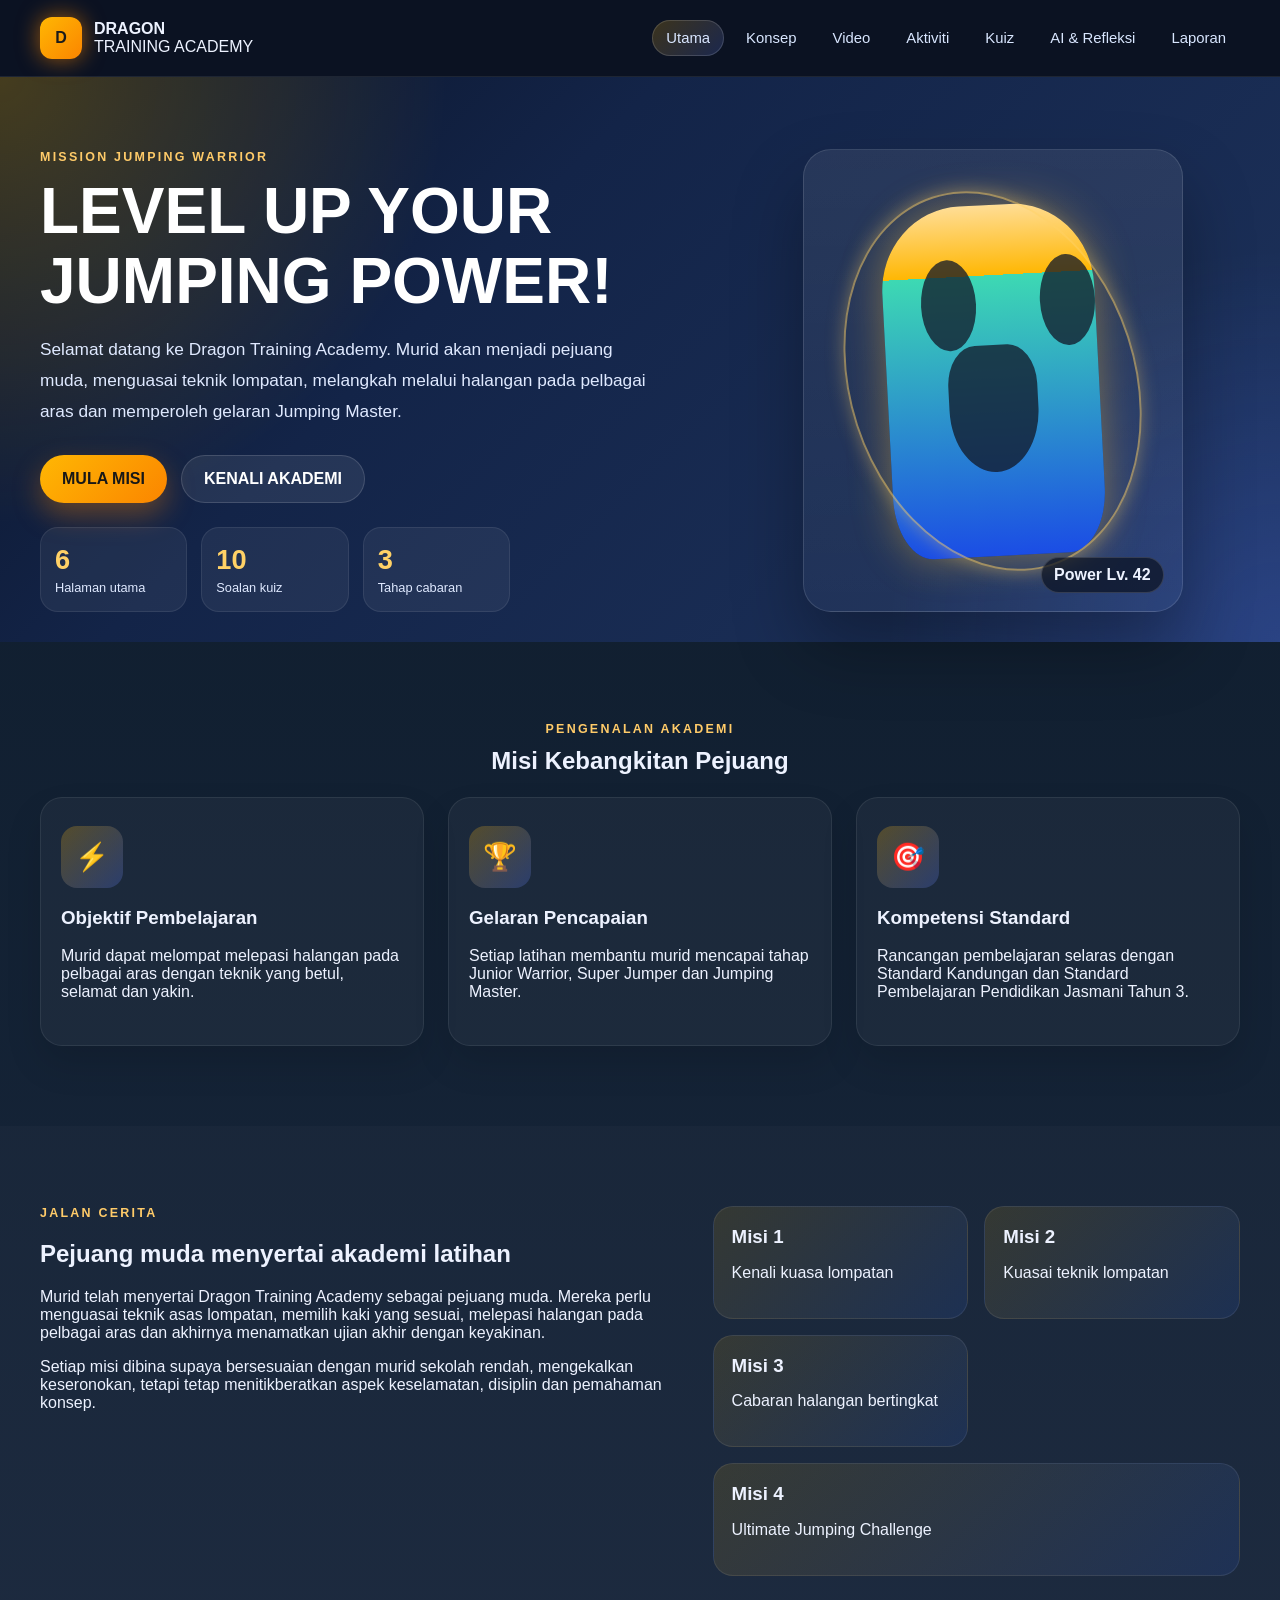
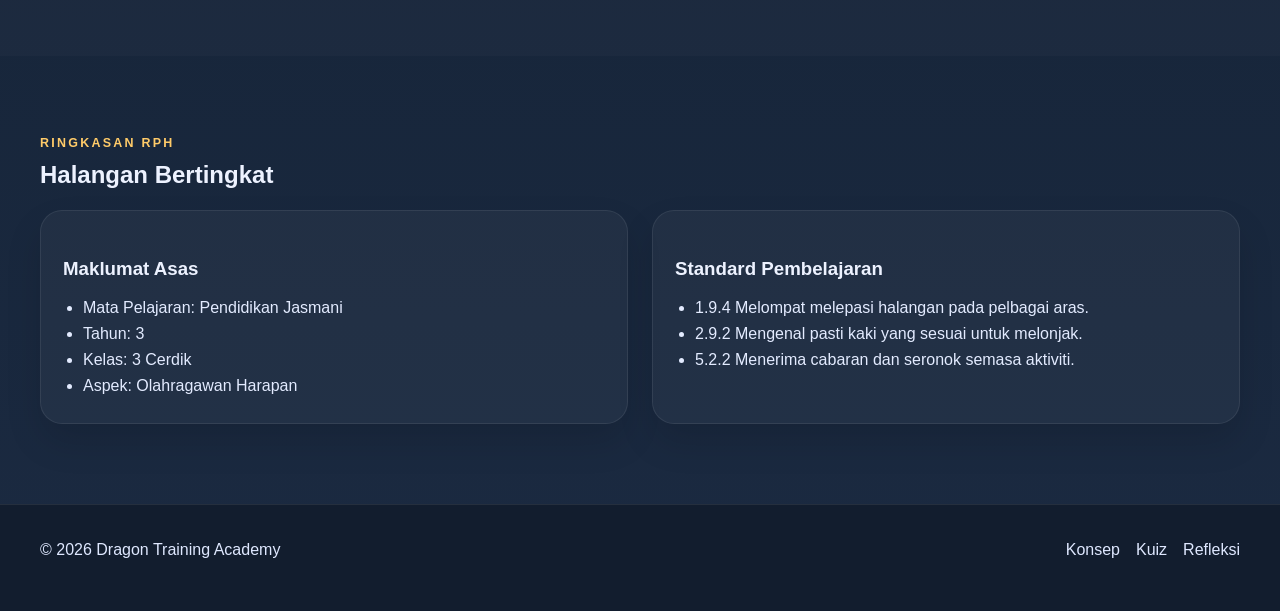
<file: index.html>
<!DOCTYPE html>
<html lang="ms">
  <head>
    <meta charset="UTF-8" />
    <meta name="viewport" content="width=device-width, initial-scale=1.0" />
    <title>Dragon Training Academy</title>
    <meta
      name="description"
      content="Dragon Training Academy: laman web pembelajaran digital Pendidikan Jasmani Tahun 3 bertemakan anime aksi inspirasi satria latihan lompatan."
    />
    <link rel="stylesheet" href="css/style.css" />
  </head>
  <body class="theme-anime">
    <header class="site-header">
      <nav class="nav container">
        <div class="brand">
          <div class="brand-mark">D</div>
          <div>
            <strong>DRAGON</strong>
            <span>TRAINING ACADEMY</span>
          </div>
        </div>
        <div class="nav-links">
          <a href="index.html" class="active">Utama</a>
          <a href="concept.html">Konsep</a>
          <a href="video.html">Video</a>
          <a href="activity.html">Aktiviti</a>
          <a href="quiz.html">Kuiz</a>
          <a href="reflection.html">AI & Refleksi</a>
          <a href="report.html">Laporan</a>
        </div>
      </nav>
    </header>

    <main>
      <section class="hero">
        <div class="container hero-grid">
          <div class="hero-copy">
            <p class="eyebrow">MISSION JUMPING WARRIOR</p>
            <h1>LEVEL UP YOUR JUMPING POWER!</h1>
            <p class="lead">
              Selamat datang ke Dragon Training Academy. Murid akan menjadi pejuang muda,
              menguasai teknik lompatan, melangkah melalui halangan pada pelbagai aras dan
              memperoleh gelaran Jumping Master.
            </p>
            <div class="cta-row">
              <a class="btn btn-primary" href="concept.html">MULA MISI</a>
              <a class="btn btn-secondary" href="#about">KENALI AKADEMI</a>
            </div>
            <ul class="mini-stats">
              <li><strong>6</strong><span>Halaman utama</span></li>
              <li><strong>10</strong><span>Soalan kuiz</span></li>
              <li><strong>3</strong><span>Tahap cabaran</span></li>
            </ul>
          </div>

          <div class="hero-visual" aria-label="Ilustrasi anime pejuang latihan">
            <div class="character-card">
              <div class="character-silhouette"></div>
              <div class="power-ring"></div>
              <div class="badge">Power Lv. 42</div>
            </div>
          </div>
        </div>
      </section>

      <section class="section" id="about">
        <div class="container">
          <div class="section-heading align-center">
            <p class="eyebrow">Pengenalan Akademi</p>
            <h2>Misi Kebangkitan Pejuang</h2>
          </div>

          <div class="feature-grid three-col">
            <article class="feature-card">
              <div class="icon">⚡</div>
              <h3>Objektif Pembelajaran</h3>
              <p>
                Murid dapat melompat melepasi halangan pada pelbagai aras dengan teknik yang
                betul, selamat dan yakin.
              </p>
            </article>
            <article class="feature-card">
              <div class="icon">🏆</div>
              <h3>Gelaran Pencapaian</h3>
              <p>
                Setiap latihan membantu murid mencapai tahap Junior Warrior, Super Jumper dan
                Jumping Master.
              </p>
            </article>
            <article class="feature-card">
              <div class="icon">🎯</div>
              <h3>Kompetensi Standard</h3>
              <p>
                Rancangan pembelajaran selaras dengan Standard Kandungan dan Standard
                Pembelajaran Pendidikan Jasmani Tahun 3.
              </p>
            </article>
          </div>
        </div>
      </section>

      <section class="section alt-bg">
        <div class="container narrative-grid">
          <div>
            <p class="eyebrow">Jalan Cerita</p>
            <h2>Pejuang muda menyertai akademi latihan</h2>
            <p>
              Murid telah menyertai Dragon Training Academy sebagai pejuang muda. Mereka perlu
              menguasai teknik asas lompatan, memilih kaki yang sesuai, melepasi halangan pada
              pelbagai aras dan akhirnya menamatkan ujian akhir dengan keyakinan.
            </p>
            <p>
              Setiap misi dibina supaya bersesuaian dengan murid sekolah rendah, mengekalkan
              keseronokan, tetapi tetap menitikberatkan aspek keselamatan, disiplin dan
              pemahaman konsep.
            </p>
          </div>
          <div class="story-panel">
            <div class="story-box">
              <h3>Misi 1</h3>
              <p>Kenali kuasa lompatan</p>
            </div>
            <div class="story-box">
              <h3>Misi 2</h3>
              <p>Kuasai teknik lompatan</p>
            </div>
            <div class="story-box">
              <h3>Misi 3</h3>
              <p>Cabaran halangan bertingkat</p>
            </div>
            <div class="story-box highlight">
              <h3>Misi 4</h3>
              <p>Ultimate Jumping Challenge</p>
            </div>
          </div>
        </div>
      </section>

      <section class="section">
        <div class="container">
          <div class="section-heading">
            <p class="eyebrow">Ringkasan RPH</p>
            <h2>Halangan Bertingkat</h2>
          </div>

          <div class="grid-two">
            <div class="info-card">
              <h3>Maklumat Asas</h3>
              <ul>
                <li>Mata Pelajaran: Pendidikan Jasmani</li>
                <li>Tahun: 3</li>
                <li>Kelas: 3 Cerdik</li>
                <li>Aspek: Olahragawan Harapan</li>
              </ul>
            </div>
            <div class="info-card">
              <h3>Standard Pembelajaran</h3>
              <ul>
                <li>1.9.4 Melompat melepasi halangan pada pelbagai aras.</li>
                <li>2.9.2 Mengenal pasti kaki yang sesuai untuk melonjak.</li>
                <li>5.2.2 Menerima cabaran dan seronok semasa aktiviti.</li>
              </ul>
            </div>
          </div>
        </div>
      </section>
    </main>

    <footer class="site-footer">
      <div class="container footer-row">
        <p>© 2026 Dragon Training Academy</p>
        <div class="footer-links">
          <a href="concept.html">Konsep</a>
          <a href="quiz.html">Kuiz</a>
          <a href="reflection.html">Refleksi</a>
        </div>
      </div>
    </footer>

    <script src="js/script.js"></script>
  </body>
</html>
</file>
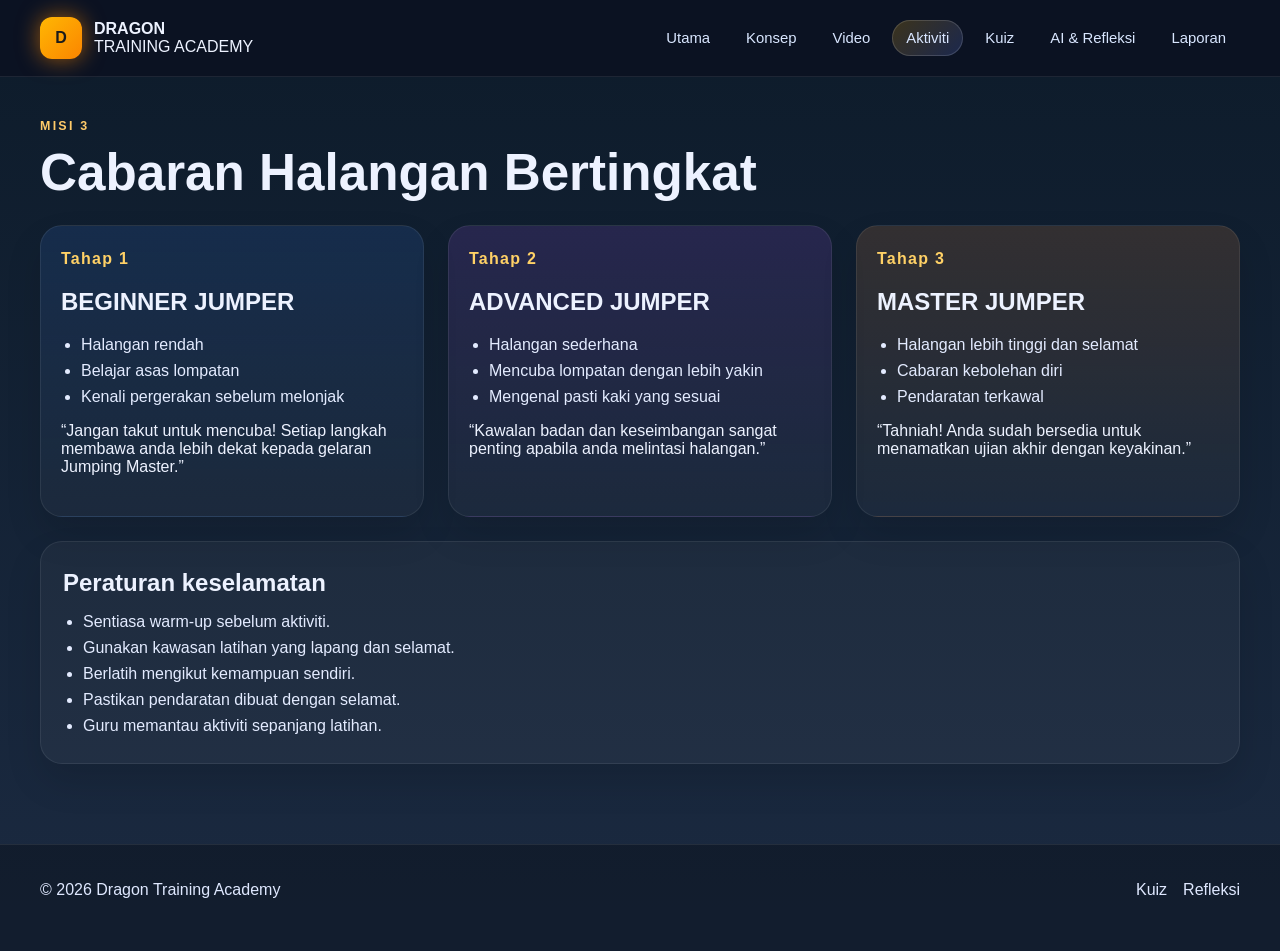
<file: activity.html>
<!DOCTYPE html>
<html lang="ms">
  <head>
    <meta charset="UTF-8" />
    <meta name="viewport" content="width=device-width, initial-scale=1.0" />
    <title>Aktiviti | Dragon Training Academy</title>
    <link rel="stylesheet" href="css/style.css" />
  </head>
  <body class="theme-anime">
    <header class="site-header">
      <nav class="nav container">
        <div class="brand">
          <div class="brand-mark">D</div>
          <div>
            <strong>DRAGON</strong>
            <span>TRAINING ACADEMY</span>
          </div>
        </div>
        <div class="nav-links">
          <a href="index.html">Utama</a>
          <a href="concept.html">Konsep</a>
          <a href="video.html">Video</a>
          <a href="activity.html" class="active">Aktiviti</a>
          <a href="quiz.html">Kuiz</a>
          <a href="reflection.html">AI & Refleksi</a>
          <a href="report.html">Laporan</a>
        </div>
      </nav>
    </header>

    <main class="page-shell container">
      <section class="page-header">
        <p class="eyebrow">Misi 3</p>
        <h1>Cabaran Halangan Bertingkat</h1>
      </section>

      <div class="stage-grid">
        <article class="stage-card beginner">
          <div class="stage-top">
            <span class="stage-label">Tahap 1</span>
            <h2>BEGINNER JUMPER</h2>
          </div>
          <ul>
            <li>Halangan rendah</li>
            <li>Belajar asas lompatan</li>
            <li>Kenali pergerakan sebelum melonjak</li>
          </ul>
          <p>“Jangan takut untuk mencuba! Setiap langkah membawa anda lebih dekat kepada gelaran Jumping Master.”</p>
        </article>

        <article class="stage-card advanced">
          <div class="stage-top">
            <span class="stage-label">Tahap 2</span>
            <h2>ADVANCED JUMPER</h2>
          </div>
          <ul>
            <li>Halangan sederhana</li>
            <li>Mencuba lompatan dengan lebih yakin</li>
            <li>Mengenal pasti kaki yang sesuai</li>
          </ul>
          <p>“Kawalan badan dan keseimbangan sangat penting apabila anda melintasi halangan.”</p>
        </article>

        <article class="stage-card master">
          <div class="stage-top">
            <span class="stage-label">Tahap 3</span>
            <h2>MASTER JUMPER</h2>
          </div>
          <ul>
            <li>Halangan lebih tinggi dan selamat</li>
            <li>Cabaran kebolehan diri</li>
            <li>Pendaratan terkawal</li>
          </ul>
          <p>“Tahniah! Anda sudah bersedia untuk menamatkan ujian akhir dengan keyakinan.”</p>
        </article>
      </div>

      <section class="panel safety-panel">
        <h2>Peraturan keselamatan</h2>
        <ul class="check-list">
          <li>Sentiasa warm-up sebelum aktiviti.</li>
          <li>Gunakan kawasan latihan yang lapang dan selamat.</li>
          <li>Berlatih mengikut kemampuan sendiri.</li>
          <li>Pastikan pendaratan dibuat dengan selamat.</li>
          <li>Guru memantau aktiviti sepanjang latihan.</li>
        </ul>
      </section>
    </main>

    <footer class="site-footer">
      <div class="container footer-row">
        <p>© 2026 Dragon Training Academy</p>
        <div class="footer-links">
          <a href="quiz.html">Kuiz</a>
          <a href="reflection.html">Refleksi</a>
        </div>
      </div>
    </footer>

    <script src="js/script.js"></script>
  </body>
</html>
</file>
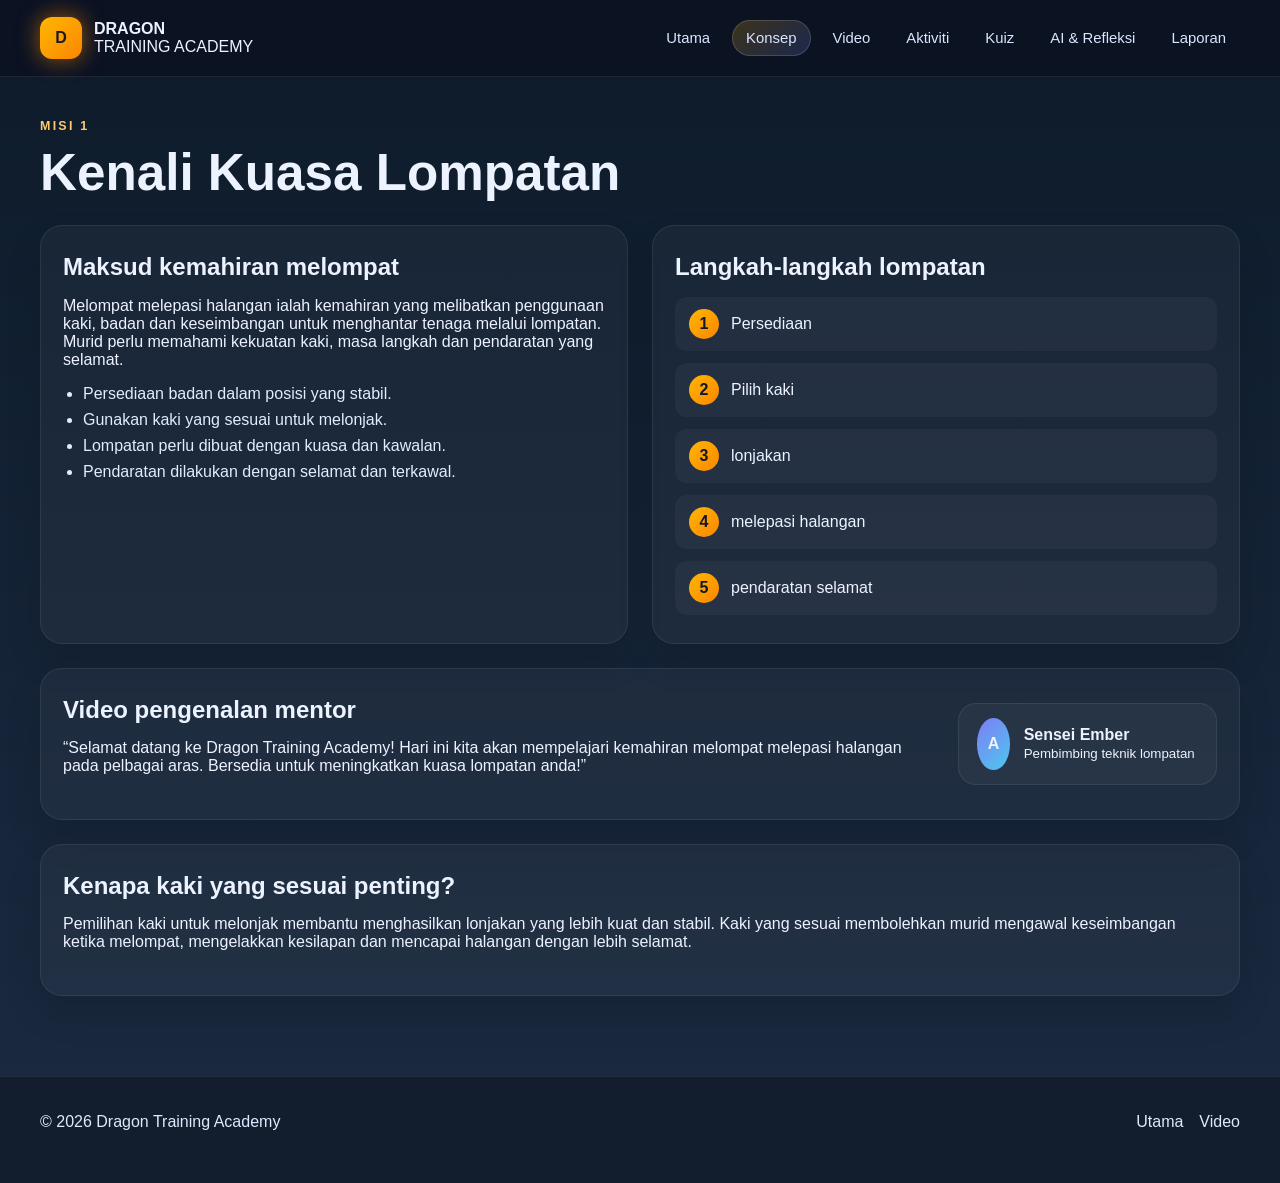
<file: concept.html>
<!DOCTYPE html>
<html lang="ms">
  <head>
    <meta charset="UTF-8" />
    <meta name="viewport" content="width=device-width, initial-scale=1.0" />
    <title>Konsep | Dragon Training Academy</title>
    <link rel="stylesheet" href="css/style.css" />
  </head>
  <body class="theme-anime">
    <header class="site-header">
      <nav class="nav container">
        <div class="brand">
          <div class="brand-mark">D</div>
          <div>
            <strong>DRAGON</strong>
            <span>TRAINING ACADEMY</span>
          </div>
        </div>
        <div class="nav-links">
          <a href="index.html">Utama</a>
          <a href="concept.html" class="active">Konsep</a>
          <a href="video.html">Video</a>
          <a href="activity.html">Aktiviti</a>
          <a href="quiz.html">Kuiz</a>
          <a href="reflection.html">AI & Refleksi</a>
          <a href="report.html">Laporan</a>
        </div>
      </nav>
    </header>

    <main class="page-shell container">
      <section class="page-header">
        <p class="eyebrow">Misi 1</p>
        <h1>Kenali Kuasa Lompatan</h1>
      </section>

      <section class="concept-grid">
        <article class="panel">
          <h2>Maksud kemahiran melompat</h2>
          <p>
            Melompat melepasi halangan ialah kemahiran yang melibatkan penggunaan kaki, badan
            dan keseimbangan untuk menghantar tenaga melalui lompatan. Murid perlu memahami
            kekuatan kaki, masa langkah dan pendaratan yang selamat.
          </p>
          <ul class="check-list">
            <li>Persediaan badan dalam posisi yang stabil.</li>
            <li>Gunakan kaki yang sesuai untuk melonjak.</li>
            <li>Lompatan perlu dibuat dengan kuasa dan kawalan.</li>
            <li>Pendaratan dilakukan dengan selamat dan terkawal.</li>
          </ul>
        </article>

        <article class="panel">
          <h2>Langkah-langkah lompatan</h2>
          <div class="step-list">
            <div><span>1</span> Persediaan</div>
            <div><span>2</span> Pilih kaki</div>
            <div><span>3</span> lonjakan</div>
            <div><span>4</span> melepasi halangan</div>
            <div><span>5</span> pendaratan selamat</div>
          </div>
        </article>
      </section>

      <section class="panel media-panel">
        <div class="media-copy">
          <h2>Video pengenalan mentor</h2>
          <p>
            “Selamat datang ke Dragon Training Academy! Hari ini kita akan mempelajari kemahiran
            melompat melepasi halangan pada pelbagai aras. Bersedia untuk meningkatkan kuasa
            lompatan anda!”
          </p>
        </div>
        <div class="mentor-box">
          <div class="mentor-avatar">A</div>
          <div>
            <strong>Sensei Ember</strong>
            <small>Pembimbing teknik lompatan</small>
          </div>
        </div>
      </section>

      <section class="panel">
        <h2>Kenapa kaki yang sesuai penting?</h2>
        <p>
          Pemilihan kaki untuk melonjak membantu menghasilkan lonjakan yang lebih kuat dan
          stabil. Kaki yang sesuai membolehkan murid mengawal keseimbangan ketika melompat,
          mengelakkan kesilapan dan mencapai halangan dengan lebih selamat.
        </p>
      </section>
    </main>

    <footer class="site-footer">
      <div class="container footer-row">
        <p>© 2026 Dragon Training Academy</p>
        <div class="footer-links">
          <a href="index.html">Utama</a>
          <a href="video.html">Video</a>
        </div>
      </div>
    </footer>

    <script src="js/script.js"></script>
  </body>
</html>
</file>
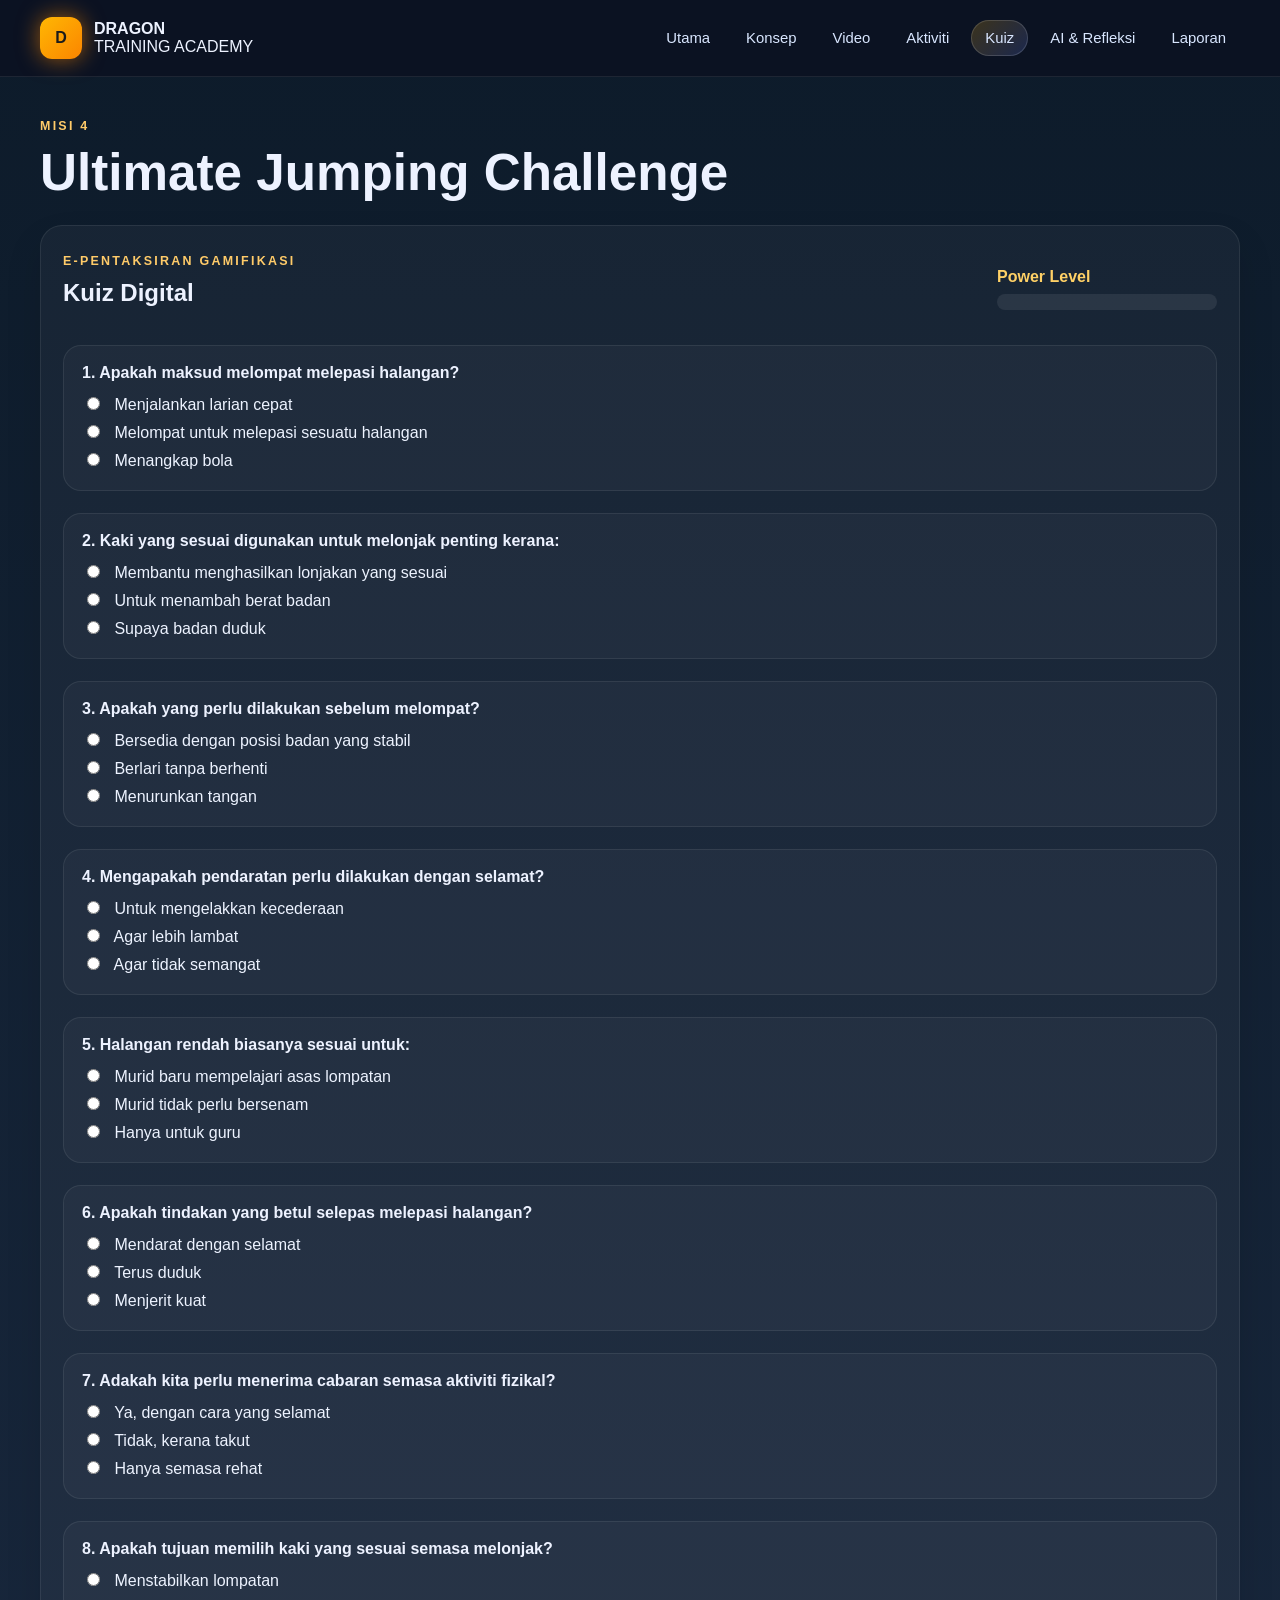
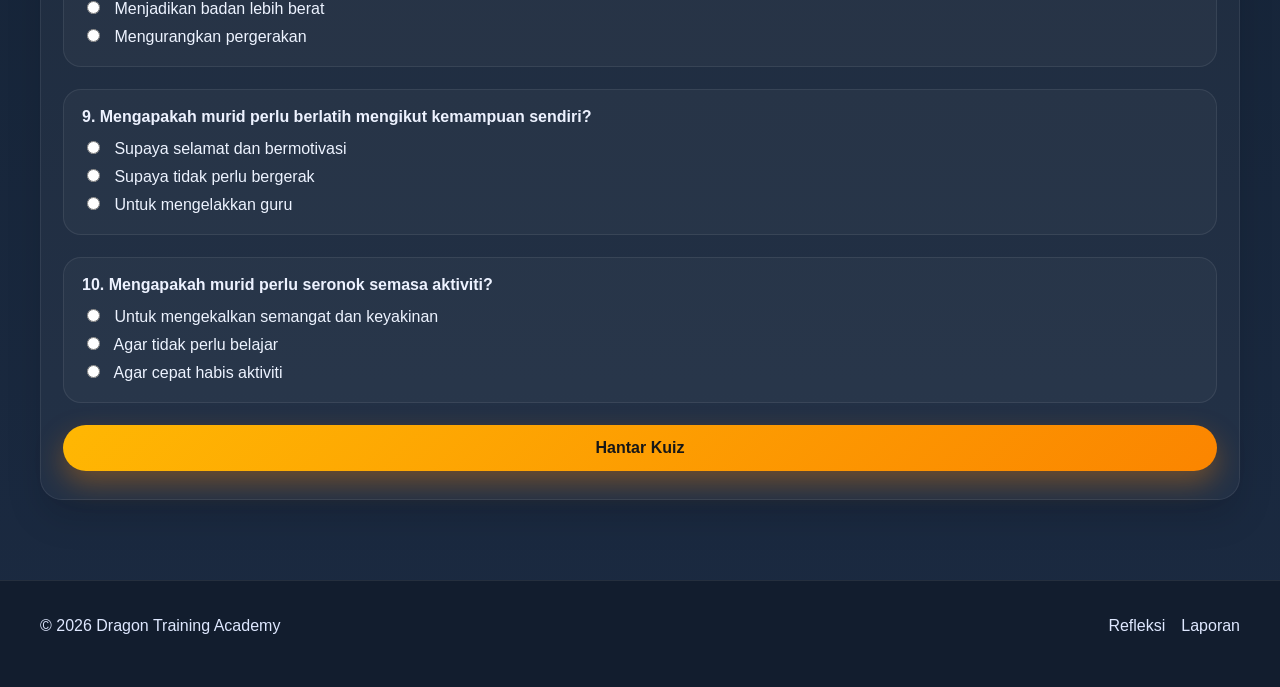
<file: quiz.html>
<!DOCTYPE html>
<html lang="ms">
  <head>
    <meta charset="UTF-8" />
    <meta name="viewport" content="width=device-width, initial-scale=1.0" />
    <title>Kuiz | Dragon Training Academy</title>
    <link rel="stylesheet" href="css/style.css" />
  </head>
  <body class="theme-anime">
    <header class="site-header">
      <nav class="nav container">
        <div class="brand">
          <div class="brand-mark">D</div>
          <div>
            <strong>DRAGON</strong>
            <span>TRAINING ACADEMY</span>
          </div>
        </div>
        <div class="nav-links">
          <a href="index.html">Utama</a>
          <a href="concept.html">Konsep</a>
          <a href="video.html">Video</a>
          <a href="activity.html">Aktiviti</a>
          <a href="quiz.html" class="active">Kuiz</a>
          <a href="reflection.html">AI & Refleksi</a>
          <a href="report.html">Laporan</a>
        </div>
      </nav>
    </header>

    <main class="page-shell container">
      <section class="page-header">
        <p class="eyebrow">Misi 4</p>
        <h1>Ultimate Jumping Challenge</h1>
      </section>

      <section class="panel quiz-panel">
        <div class="quiz-header">
          <div>
            <p class="eyebrow">E-Pentaksiran Gamifikasi</p>
            <h2>Kuiz Digital</h2>
          </div>
          <div class="energy-meter">
            <span>Power Level</span>
            <div class="meter"><span id="power-fill"></span></div>
          </div>
        </div>

        <form id="quiz-form">
          <div class="question-item">
            <p>1. Apakah maksud melompat melepasi halangan?</p>
            <label><input type="radio" name="q1" value="A" /> Menjalankan larian cepat</label>
            <label><input type="radio" name="q1" value="B" /> Melompat untuk melepasi sesuatu halangan</label>
            <label><input type="radio" name="q1" value="C" /> Menangkap bola</label>
          </div>

          <div class="question-item">
            <p>2. Kaki yang sesuai digunakan untuk melonjak penting kerana:</p>
            <label><input type="radio" name="q2" value="A" /> Membantu menghasilkan lonjakan yang sesuai</label>
            <label><input type="radio" name="q2" value="B" /> Untuk menambah berat badan</label>
            <label><input type="radio" name="q2" value="C" /> Supaya badan duduk</label>
          </div>

          <div class="question-item">
            <p>3. Apakah yang perlu dilakukan sebelum melompat?</p>
            <label><input type="radio" name="q3" value="A" /> Bersedia dengan posisi badan yang stabil</label>
            <label><input type="radio" name="q3" value="B" /> Berlari tanpa berhenti</label>
            <label><input type="radio" name="q3" value="C" /> Menurunkan tangan</label>
          </div>

          <div class="question-item">
            <p>4. Mengapakah pendaratan perlu dilakukan dengan selamat?</p>
            <label><input type="radio" name="q4" value="A" /> Untuk mengelakkan kecederaan</label>
            <label><input type="radio" name="q4" value="B" /> Agar lebih lambat</label>
            <label><input type="radio" name="q4" value="C" /> Agar tidak semangat</label>
          </div>

          <div class="question-item">
            <p>5. Halangan rendah biasanya sesuai untuk:</p>
            <label><input type="radio" name="q5" value="A" /> Murid baru mempelajari asas lompatan</label>
            <label><input type="radio" name="q5" value="B" /> Murid tidak perlu bersenam</label>
            <label><input type="radio" name="q5" value="C" /> Hanya untuk guru</label>
          </div>

          <div class="question-item">
            <p>6. Apakah tindakan yang betul selepas melepasi halangan?</p>
            <label><input type="radio" name="q6" value="A" /> Mendarat dengan selamat</label>
            <label><input type="radio" name="q6" value="B" /> Terus duduk</label>
            <label><input type="radio" name="q6" value="C" /> Menjerit kuat</label>
          </div>

          <div class="question-item">
            <p>7. Adakah kita perlu menerima cabaran semasa aktiviti fizikal?</p>
            <label><input type="radio" name="q7" value="A" /> Ya, dengan cara yang selamat</label>
            <label><input type="radio" name="q7" value="B" /> Tidak, kerana takut</label>
            <label><input type="radio" name="q7" value="C" /> Hanya semasa rehat</label>
          </div>

          <div class="question-item">
            <p>8. Apakah tujuan memilih kaki yang sesuai semasa melonjak?</p>
            <label><input type="radio" name="q8" value="A" /> Menstabilkan lompatan</label>
            <label><input type="radio" name="q8" value="B" /> Menjadikan badan lebih berat</label>
            <label><input type="radio" name="q8" value="C" /> Mengurangkan pergerakan</label>
          </div>

          <div class="question-item">
            <p>9. Mengapakah murid perlu berlatih mengikut kemampuan sendiri?</p>
            <label><input type="radio" name="q9" value="A" /> Supaya selamat dan bermotivasi</label>
            <label><input type="radio" name="q9" value="B" /> Supaya tidak perlu bergerak</label>
            <label><input type="radio" name="q9" value="C" /> Untuk mengelakkan guru</label>
          </div>

          <div class="question-item">
            <p>10. Mengapakah murid perlu seronok semasa aktiviti?</p>
            <label><input type="radio" name="q10" value="A" /> Untuk mengekalkan semangat dan keyakinan</label>
            <label><input type="radio" name="q10" value="B" /> Agar tidak perlu belajar</label>
            <label><input type="radio" name="q10" value="C" /> Agar cepat habis aktiviti</label>
          </div>

          <button type="submit" class="btn btn-primary">Hantar Kuiz</button>
        </form>

        <div id="quiz-result" class="quiz-result hidden" aria-live="polite"></div>
      </section>
    </main>

    <footer class="site-footer">
      <div class="container footer-row">
        <p>© 2026 Dragon Training Academy</p>
        <div class="footer-links">
          <a href="reflection.html">Refleksi</a>
          <a href="report.html">Laporan</a>
        </div>
      </div>
    </footer>

    <script src="js/script.js"></script>
  </body>
</html>
</file>
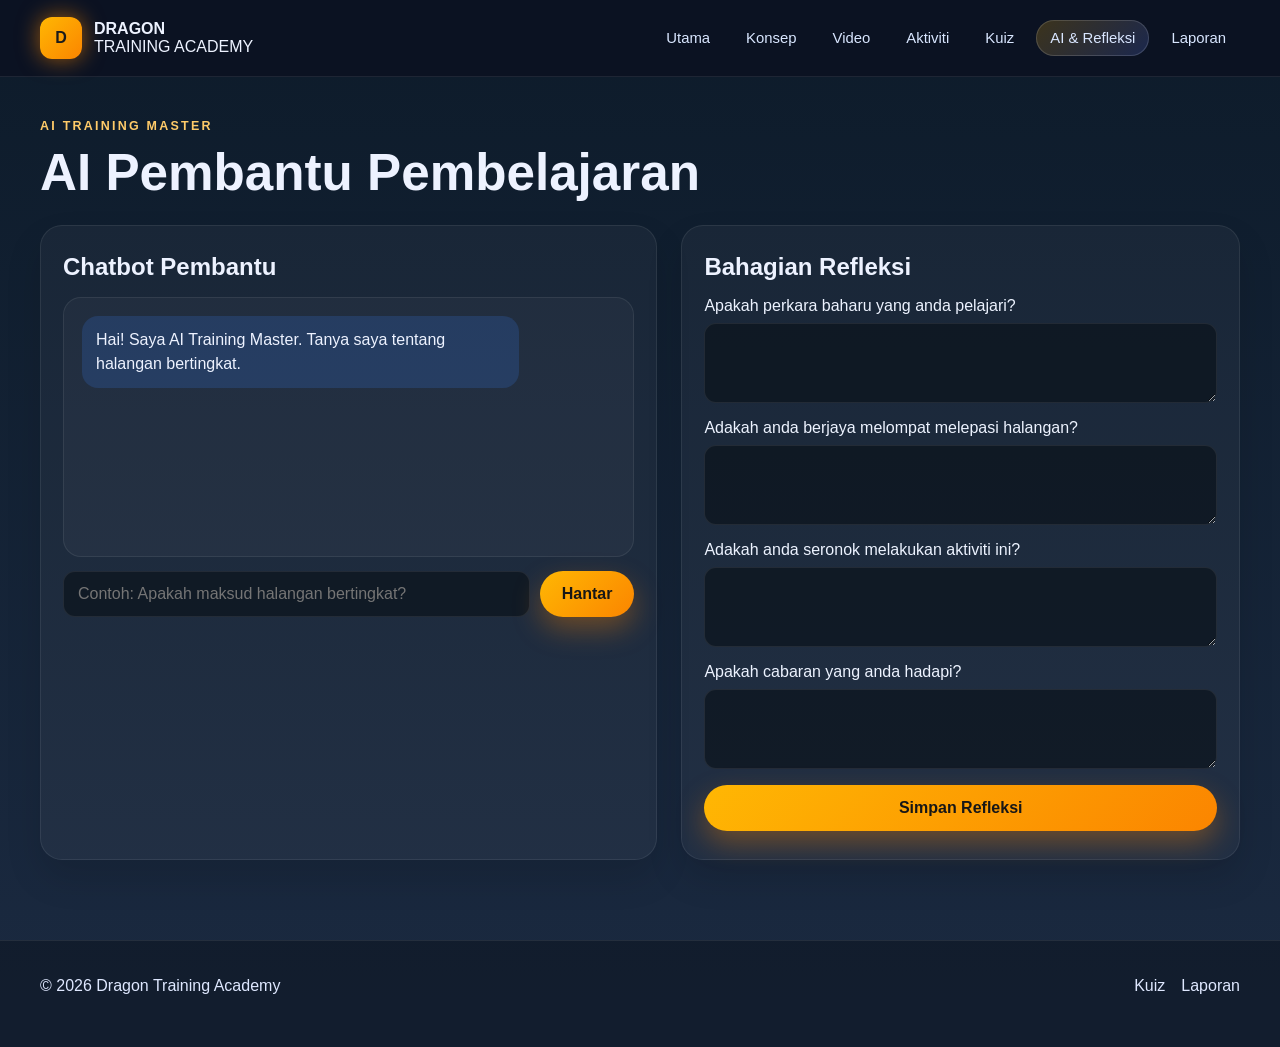
<file: reflection.html>
<!DOCTYPE html>
<html lang="ms">
  <head>
    <meta charset="UTF-8" />
    <meta name="viewport" content="width=device-width, initial-scale=1.0" />
    <title>AI & Refleksi | Dragon Training Academy</title>
    <link rel="stylesheet" href="css/style.css" />
  </head>
  <body class="theme-anime">
    <header class="site-header">
      <nav class="nav container">
        <div class="brand">
          <div class="brand-mark">D</div>
          <div>
            <strong>DRAGON</strong>
            <span>TRAINING ACADEMY</span>
          </div>
        </div>
        <div class="nav-links">
          <a href="index.html">Utama</a>
          <a href="concept.html">Konsep</a>
          <a href="video.html">Video</a>
          <a href="activity.html">Aktiviti</a>
          <a href="quiz.html">Kuiz</a>
          <a href="reflection.html" class="active">AI & Refleksi</a>
          <a href="report.html">Laporan</a>
        </div>
      </nav>
    </header>

    <main class="page-shell container">
      <section class="page-header">
        <p class="eyebrow">AI Training Master</p>
        <h1>AI Pembantu Pembelajaran</h1>
      </section>

      <div class="ai-layout">
        <section class="panel chatbot-panel">
          <h2>Chatbot Pembantu</h2>
          <div id="chat-window" class="chat-window">
            <div class="chat-bubble bot">Hai! Saya AI Training Master. Tanya saya tentang halangan bertingkat.</div>
          </div>
          <form id="chat-form" class="chat-form">
            <input id="chat-input" type="text" placeholder="Contoh: Apakah maksud halangan bertingkat?" />
            <button type="submit" class="btn btn-primary">Hantar</button>
          </form>
        </section>

        <section class="panel reflection-panel">
          <h2>Bahagian Refleksi</h2>
          <form id="reflection-form">
            <label>
              Apakah perkara baharu yang anda pelajari?
              <textarea id="lesson-learned" rows="3"></textarea>
            </label>
            <label>
              Adakah anda berjaya melompat melepasi halangan?
              <textarea id="jump-success" rows="2"></textarea>
            </label>
            <label>
              Adakah anda seronok melakukan aktiviti ini?
              <textarea id="enjoyment" rows="2"></textarea>
            </label>
            <label>
              Apakah cabaran yang anda hadapi?
              <textarea id="challenge" rows="3"></textarea>
            </label>
            <button type="submit" class="btn btn-primary">Simpan Refleksi</button>
          </form>
        </section>
      </div>
    </main>

    <footer class="site-footer">
      <div class="container footer-row">
        <p>© 2026 Dragon Training Academy</p>
        <div class="footer-links">
          <a href="quiz.html">Kuiz</a>
          <a href="report.html">Laporan</a>
        </div>
      </div>
    </footer>

    <script src="js/script.js"></script>
  </body>
</html>
</file>
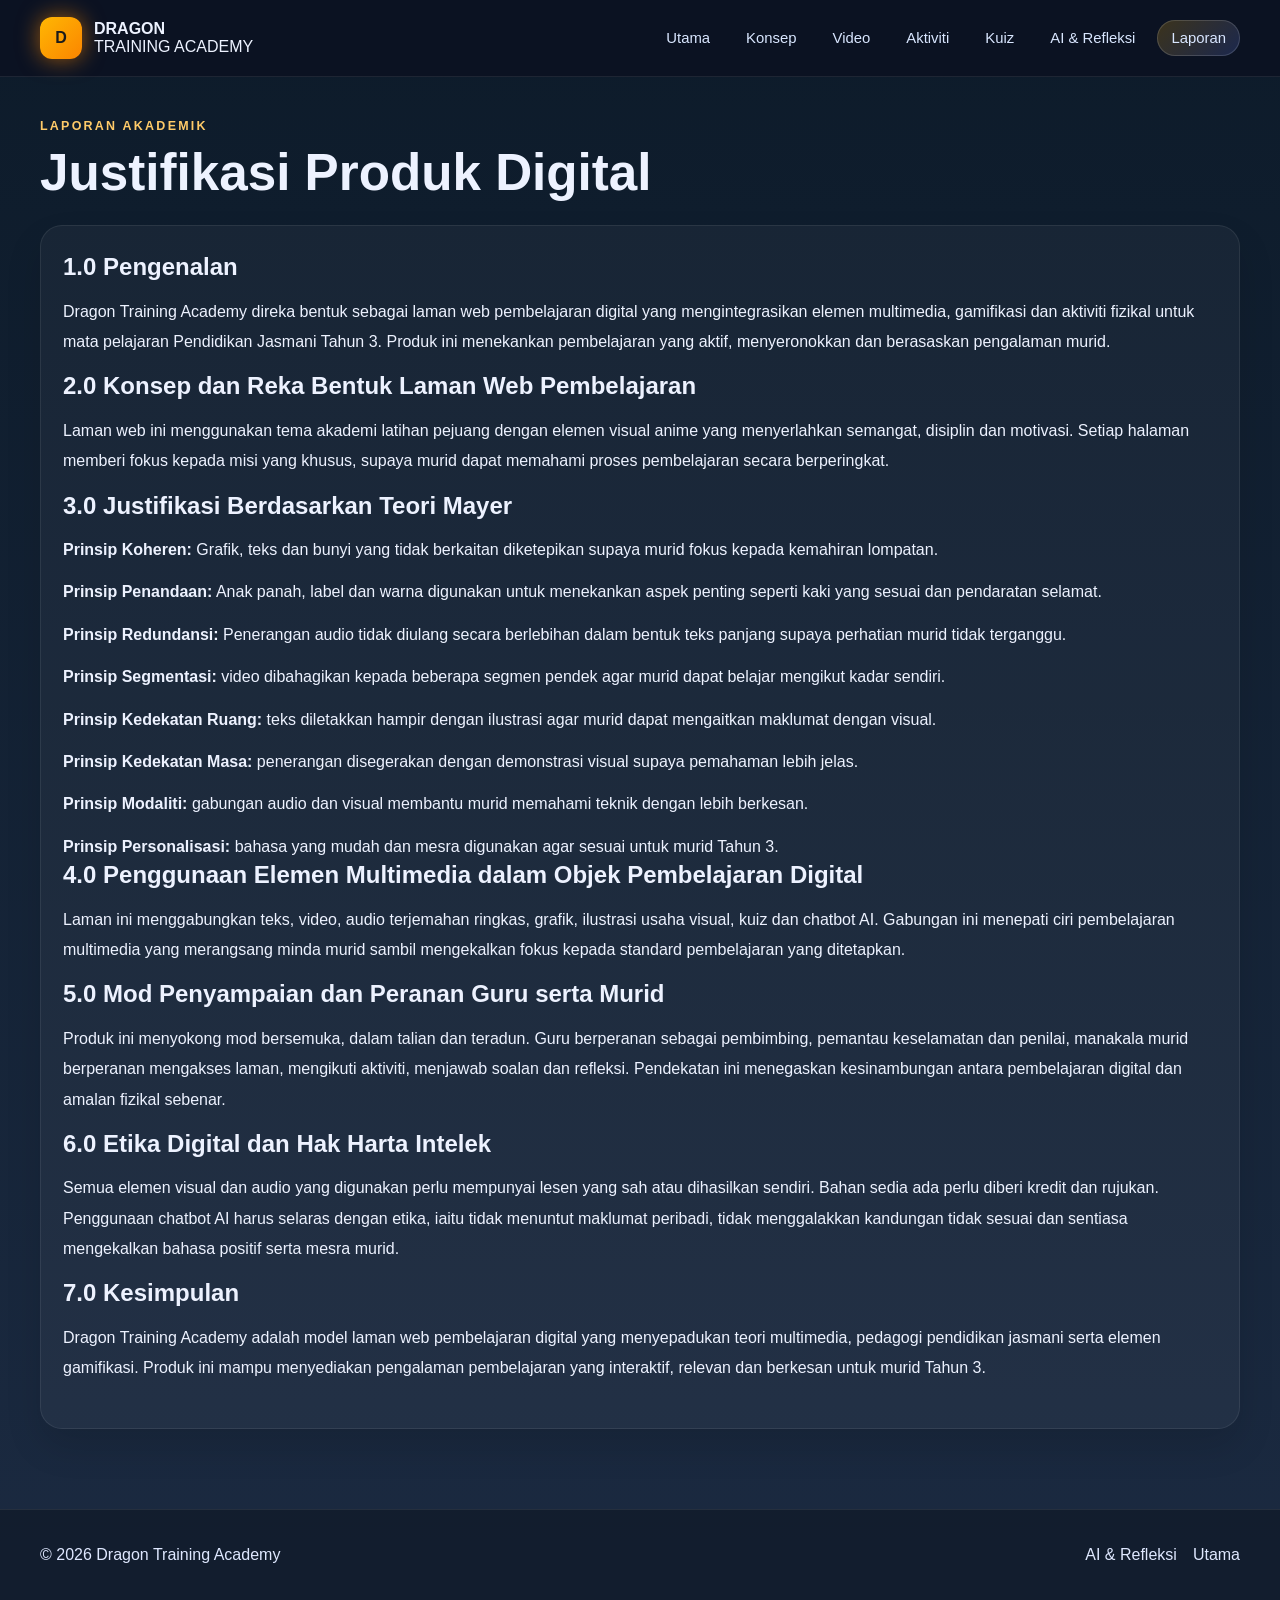
<file: report.html>
<!DOCTYPE html>
<html lang="ms">
  <head>
    <meta charset="UTF-8" />
    <meta name="viewport" content="width=device-width, initial-scale=1.0" />
    <title>Laporan Akademik | Dragon Training Academy</title>
    <link rel="stylesheet" href="css/style.css" />
  </head>
  <body class="theme-anime">
    <header class="site-header">
      <nav class="nav container">
        <div class="brand">
          <div class="brand-mark">D</div>
          <div>
            <strong>DRAGON</strong>
            <span>TRAINING ACADEMY</span>
          </div>
        </div>
        <div class="nav-links">
          <a href="index.html">Utama</a>
          <a href="concept.html">Konsep</a>
          <a href="video.html">Video</a>
          <a href="activity.html">Aktiviti</a>
          <a href="quiz.html">Kuiz</a>
          <a href="reflection.html">AI & Refleksi</a>
          <a href="report.html" class="active">Laporan</a>
        </div>
      </nav>
    </header>

    <main class="page-shell container">
      <section class="page-header">
        <p class="eyebrow">Laporan Akademik</p>
        <h1>Justifikasi Produk Digital</h1>
      </section>

      <section class="panel report-panel">
        <h2>1.0 Pengenalan</h2>
        <p>
          Dragon Training Academy direka bentuk sebagai laman web pembelajaran digital yang
          mengintegrasikan elemen multimedia, gamifikasi dan aktiviti fizikal untuk mata pelajaran
          Pendidikan Jasmani Tahun 3. Produk ini menekankan pembelajaran yang aktif, menyeronokkan dan
          berasaskan pengalaman murid.
        </p>

        <h2>2.0 Konsep dan Reka Bentuk Laman Web Pembelajaran</h2>
        <p>
          Laman web ini menggunakan tema akademi latihan pejuang dengan elemen visual anime yang
          menyerlahkan semangat, disiplin dan motivasi. Setiap halaman memberi fokus kepada misi yang
          khusus, supaya murid dapat memahami proses pembelajaran secara berperingkat.
        </p>

        <h2>3.0 Justifikasi Berdasarkan Teori Mayer</h2>
        <div class="principle-list">
          <div><strong>Prinsip Koheren:</strong> Grafik, teks dan bunyi yang tidak berkaitan diketepikan supaya murid fokus kepada kemahiran lompatan.</div>
          <div><strong>Prinsip Penandaan:</strong> Anak panah, label dan warna digunakan untuk menekankan aspek penting seperti kaki yang sesuai dan pendaratan selamat.</div>
          <div><strong>Prinsip Redundansi:</strong> Penerangan audio tidak diulang secara berlebihan dalam bentuk teks panjang supaya perhatian murid tidak terganggu.</div>
          <div><strong>Prinsip Segmentasi:</strong> video dibahagikan kepada beberapa segmen pendek agar murid dapat belajar mengikut kadar sendiri.</div>
          <div><strong>Prinsip Kedekatan Ruang:</strong> teks diletakkan hampir dengan ilustrasi agar murid dapat mengaitkan maklumat dengan visual.</div>
          <div><strong>Prinsip Kedekatan Masa:</strong> penerangan disegerakan dengan demonstrasi visual supaya pemahaman lebih jelas.</div>
          <div><strong>Prinsip Modaliti:</strong> gabungan audio dan visual membantu murid memahami teknik dengan lebih berkesan.</div>
          <div><strong>Prinsip Personalisasi:</strong> bahasa yang mudah dan mesra digunakan agar sesuai untuk murid Tahun 3.</div>
        </div>

        <h2>4.0 Penggunaan Elemen Multimedia dalam Objek Pembelajaran Digital</h2>
        <p>
          Laman ini menggabungkan teks, video, audio terjemahan ringkas, grafik, ilustrasi usaha visual,
          kuiz dan chatbot AI. Gabungan ini menepati ciri pembelajaran multimedia yang merangsang minda
          murid sambil mengekalkan fokus kepada standard pembelajaran yang ditetapkan.
        </p>

        <h2>5.0 Mod Penyampaian dan Peranan Guru serta Murid</h2>
        <p>
          Produk ini menyokong mod bersemuka, dalam talian dan teradun. Guru berperanan sebagai pembimbing,
          pemantau keselamatan dan penilai, manakala murid berperanan mengakses laman, mengikuti aktiviti,
          menjawab soalan dan refleksi. Pendekatan ini menegaskan kesinambungan antara pembelajaran digital dan amalan fizikal sebenar.
        </p>

        <h2>6.0 Etika Digital dan Hak Harta Intelek</h2>
        <p>
          Semua elemen visual dan audio yang digunakan perlu mempunyai lesen yang sah atau dihasilkan sendiri.
          Bahan sedia ada perlu diberi kredit dan rujukan. Penggunaan chatbot AI harus selaras dengan etika,
          iaitu tidak menuntut maklumat peribadi, tidak menggalakkan kandungan tidak sesuai dan sentiasa mengekalkan bahasa positif serta mesra murid.
        </p>

        <h2>7.0 Kesimpulan</h2>
        <p>
          Dragon Training Academy adalah model laman web pembelajaran digital yang menyepadukan teori multimedia,
          pedagogi pendidikan jasmani serta elemen gamifikasi. Produk ini mampu menyediakan pengalaman pembelajaran
          yang interaktif, relevan dan berkesan untuk murid Tahun 3.
        </p>
      </section>
    </main>

    <footer class="site-footer">
      <div class="container footer-row">
        <p>© 2026 Dragon Training Academy</p>
        <div class="footer-links">
          <a href="reflection.html">AI & Refleksi</a>
          <a href="index.html">Utama</a>
        </div>
      </div>
    </footer>

    <script src="js/script.js"></script>
  </body>
</html>
</file>
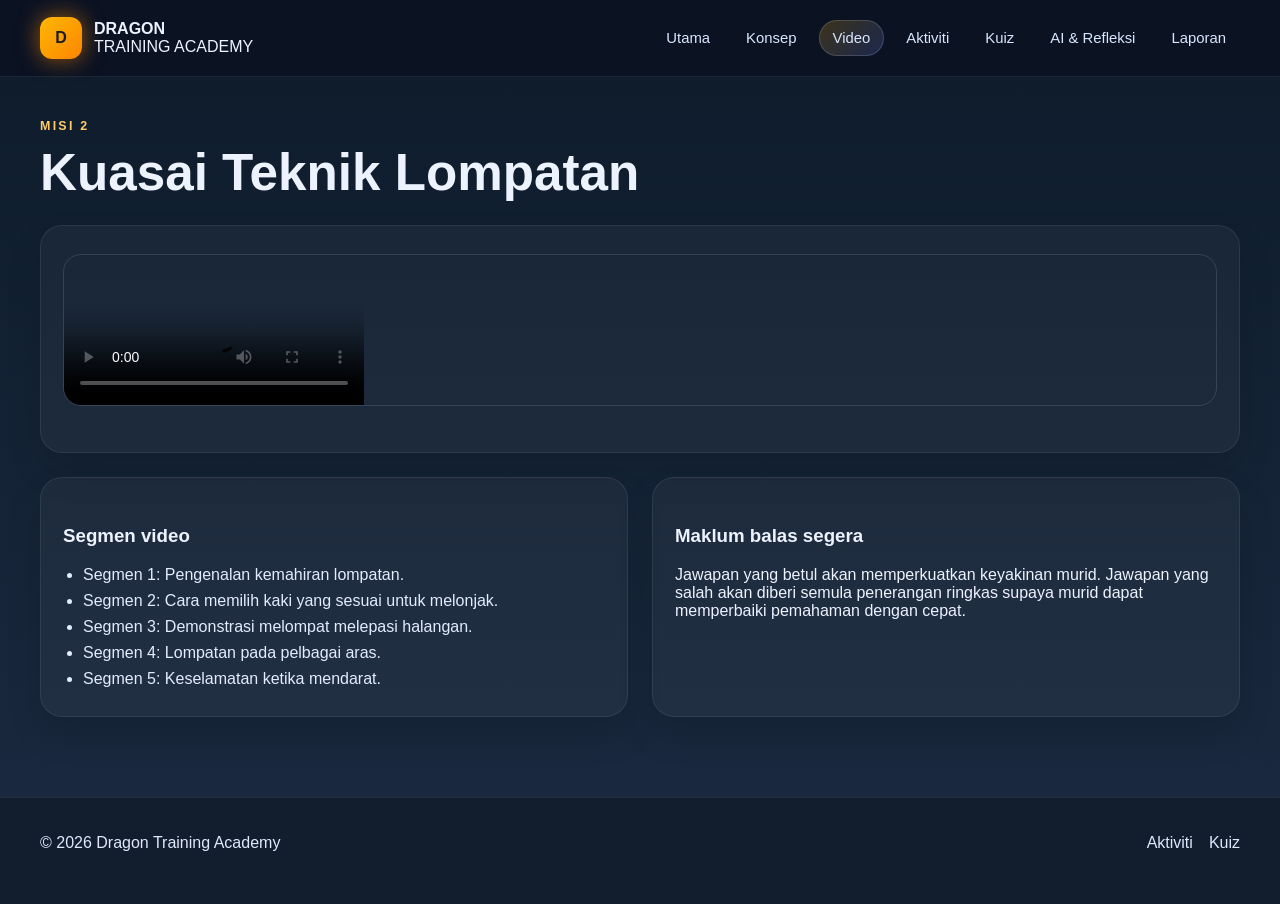
<file: video.html>
<!DOCTYPE html>
<html lang="ms">
  <head>
    <meta charset="UTF-8" />
    <meta name="viewport" content="width=device-width, initial-scale=1.0" />
    <title>Video Interaktif | Dragon Training Academy</title>
    <link rel="stylesheet" href="css/style.css" />
  </head>
  <body class="theme-anime">
    <header class="site-header">
      <nav class="nav container">
        <div class="brand">
          <div class="brand-mark">D</div>
          <div>
            <strong>DRAGON</strong>
            <span>TRAINING ACADEMY</span>
          </div>
        </div>
        <div class="nav-links">
          <a href="index.html">Utama</a>
          <a href="concept.html">Konsep</a>
          <a href="video.html" class="active">Video</a>
          <a href="activity.html">Aktiviti</a>
          <a href="quiz.html">Kuiz</a>
          <a href="reflection.html">AI & Refleksi</a>
          <a href="report.html">Laporan</a>
        </div>
      </nav>
    </header>

    <main class="page-shell container">
      <section class="page-header">
        <p class="eyebrow">Misi 2</p>
        <h1>Kuasai Teknik Lompatan</h1>
      </section>

      <section class="panel video-panel">
        <div class="video-wrap">
          <video id="learning-video" controls preload="metadata" poster="https://images.unsplash.com/photo-1517836357463-d25dfeac3438?auto=format&fit=crop&w=1200&q=80">
            <source src="https://interactive-examples.mdn.mozilla.net/media/cc0-videos/flower.mp4" type="video/mp4" />
          </video>
        </div>

        <div id="question-box" class="question-box hidden" aria-live="polite">
          <h3 id="question-title">Soalan interaktif</h3>
          <div id="question-content"></div>
        </div>
      </section>

      <section class="grid-two">
        <article class="panel">
          <h3>Segmen video</h3>
          <ul class="check-list">
            <li>Segmen 1: Pengenalan kemahiran lompatan.</li>
            <li>Segmen 2: Cara memilih kaki yang sesuai untuk melonjak.</li>
            <li>Segmen 3: Demonstrasi melompat melepasi halangan.</li>
            <li>Segmen 4: Lompatan pada pelbagai aras.</li>
            <li>Segmen 5: Keselamatan ketika mendarat.</li>
          </ul>
        </article>

        <article class="panel">
          <h3>Maklum balas segera</h3>
          <p>
            Jawapan yang betul akan memperkuatkan keyakinan murid. Jawapan yang salah akan
            diberi semula penerangan ringkas supaya murid dapat memperbaiki pemahaman dengan
            cepat.
          </p>
        </article>
      </section>
    </main>

    <footer class="site-footer">
      <div class="container footer-row">
        <p>© 2026 Dragon Training Academy</p>
        <div class="footer-links">
          <a href="activity.html">Aktiviti</a>
          <a href="quiz.html">Kuiz</a>
        </div>
      </div>
    </footer>

    <script src="js/script.js"></script>
  </body>
</html>
</file>
<file: css/style.css>
body {
  margin: 0;
  font-family: Arial, Helvetica, sans-serif;
  background: linear-gradient(180deg, #0d1b2a 0%, #1b2a41 100%);
  color: #edf2ff;
}

* {
  box-sizing: border-box;
}

img, video {
  max-width: 100%;
  display: block;
}

a {
  color: inherit;
  text-decoration: none;
}

button,
input,
textarea {
  font: inherit;
}

.container {
  width: min(1200px, calc(100% - 32px));
  margin: 0 auto;
}

.site-header {
  position: sticky;
  top: 0;
  z-index: 50;
  background: rgba(12, 18, 34, 0.9);
  backdrop-filter: blur(12px);
  border-bottom: 1px solid rgba(255, 255, 255, 0.08);
}

.nav {
  display: flex;
  align-items: center;
  justify-content: space-between;
  min-height: 76px;
  gap: 20px;
}

.brand {
  display: flex;
  align-items: center;
  gap: 12px;
  min-width: 210px;
}

.brand strong,
.brand span {
  display: block;
  line-height: 1.1;
}

.brand-mark {
  display: grid;
  place-items: center;
  width: 42px;
  height: 42px;
  border-radius: 12px;
  background: linear-gradient(135deg, #ffb703, #fb8500);
  color: #1b1b1b;
  font-weight: 900;
  box-shadow: 0 0 22px rgba(251, 133, 0, 0.6);
}

.nav-links {
  display: flex;
  flex-wrap: wrap;
  justify-content: flex-end;
  gap: 8px;
}

.nav-links a {
  padding: 10px 14px;
  border-radius: 999px;
  color: #d9e6ff;
  transition: 0.2s ease;
  font-size: 0.93rem;
}

.nav-links a:hover,
.nav-links a.active {
  background: linear-gradient(135deg, rgba(255, 183, 3, 0.2), rgba(89, 123, 255, 0.2));
  box-shadow: inset 0 0 0 1px rgba(255, 255, 255, 0.15);
}

.hero {
  background:
    radial-gradient(circle at top left, rgba(255, 191, 0, 0.24), transparent 32%),
    radial-gradient(circle at bottom right, rgba(80, 118, 255, 0.24), transparent 28%),
    linear-gradient(135deg, #0a1327, #132448 36%, #1e335d 100%);
  padding: 72px 0 30px;
}

.hero-grid {
  display: grid;
  grid-template-columns: 1.15fr 0.85fr;
  align-items: center;
  gap: 36px;
}

.eyebrow {
  margin: 0 0 12px;
  text-transform: uppercase;
  letter-spacing: 0.18em;
  color: #ffcb69;
  font-size: 0.78rem;
  font-weight: 700;
}

.hero h1,
.page-header h1,
.section-heading h2,
.panel h2,
.story-panel h3 {
  margin: 0 0 16px;
  line-height: 1.1;
}

.hero h1 {
  font-size: clamp(2.5rem, 5vw, 5rem);
  color: white;
}

.lead {
  font-size: 1.08rem;
  color: #dfe9ff;
  max-width: 620px;
  line-height: 1.8;
}

.cta-row {
  display: flex;
  flex-wrap: wrap;
  gap: 14px;
  margin: 28px 0 24px;
}

.btn {
  display: inline-flex;
  align-items: center;
  justify-content: center;
  padding: 14px 22px;
  border: none;
  border-radius: 999px;
  font-weight: 700;
  cursor: pointer;
  transition: transform 0.2s ease, box-shadow 0.2s ease;
}

.btn:hover {
  transform: translateY(-2px);
}

.btn-primary {
  background: linear-gradient(135deg, #ffb703, #fb8500);
  color: #171717;
  box-shadow: 0 12px 28px rgba(251, 133, 0, 0.35);
}

.btn-secondary {
  background: rgba(255, 255, 255, 0.08);
  border: 1px solid rgba(255, 255, 255, 0.14);
  color: white;
}

.mini-stats {
  list-style: none;
  padding: 0;
  margin: 0;
  display: grid;
  grid-template-columns: repeat(3, minmax(110px, 1fr));
  gap: 14px;
  max-width: 470px;
}

.mini-stats li {
  background: rgba(255, 255, 255, 0.06);
  border: 1px solid rgba(255, 255, 255, 0.08);
  border-radius: 18px;
  padding: 16px 14px;
  display: flex;
  flex-direction: column;
  gap: 4px;
}

.mini-stats strong {
  font-size: 1.7rem;
  color: #ffd166;
}

.mini-stats span {
  font-size: 0.8rem;
  color: #dfe9ff;
}

.hero-visual {
  display: flex;
  justify-content: center;
  align-items: center;
  min-height: 420px;
}

.character-card {
  position: relative;
  width: min(380px, 100%);
  aspect-ratio: 0.82;
  border-radius: 28px;
  background: linear-gradient(180deg, rgba(255,255,255,0.08), rgba(255,255,255,0.03));
  border: 1px solid rgba(255,255,255,0.12);
  box-shadow: 0 35px 70px rgba(0, 0, 0, 0.3);
  overflow: hidden;
}

.character-silhouette {
  position: absolute;
  inset: 12% 22% 12% 22%;
  background: linear-gradient(180deg, #ffdd95 0%, #ffb703 20%, #3dd9b3 20%, #1b4de5 100%);
  border-radius: 38% 38% 18% 18% / 24% 24% 18% 18%;
  transform: rotate(-3deg);
  box-shadow: 0 0 40px rgba(255, 198, 59, 0.4);
}

.character-silhouette::before,
.character-silhouette::after {
  content: "";
  position: absolute;
  background: rgba(18, 24, 40, 0.76);
  border-radius: 50%;
}

.character-silhouette::before {
  width: 26%;
  height: 26%;
  left: 18%;
  top: 15%;
  box-shadow: 119px 0 0 rgba(18, 24, 40, 0.76);
}

.character-silhouette::after {
  width: 42%;
  height: 36%;
  left: 29%;
  top: 40%;
  border-radius: 32% 32% 50% 50%;
}

.power-ring {
  position: absolute;
  inset: 8% 12%;
  border-radius: 50%;
  border: 2px solid rgba(255, 209, 102, 0.5);
  transform: rotate(-18deg);
  box-shadow: 0 0 18px rgba(255, 209, 102, 0.35);
}

.badge {
  position: absolute;
  right: 18px;
  bottom: 18px;
  background: rgba(12, 18, 34, 0.72);
  border: 1px solid rgba(255,255,255,0.14);
  border-radius: 999px;
  padding: 8px 12px;
  font-weight: 700;
}

.section {
  padding: 80px 0;
}

.alt-bg {
  background: rgba(255, 255, 255, 0.02);
}

.section-heading {
  margin-bottom: 22px;
}

.align-center {
  text-align: center;
}

.feature-grid,
.grid-two,
.concept-grid,
.stage-grid,
.ai-layout {
  display: grid;
  gap: 24px;
}

.three-col {
  grid-template-columns: repeat(3, minmax(0, 1fr));
}

.grid-two {
  grid-template-columns: repeat(2, minmax(0, 1fr));
}

.feature-card,
.panel,
.info-card,
.stage-card {
  background: rgba(255, 255, 255, 0.04);
  border: 1px solid rgba(255, 255, 255, 0.08);
  border-radius: 22px;
  box-shadow: 0 18px 36px rgba(0, 0, 0, 0.12);
}

.feature-card {
  padding: 28px 20px;
}

.icon {
  width: 62px;
  height: 62px;
  display: grid;
  place-items: center;
  border-radius: 16px;
  background: linear-gradient(135deg, rgba(255,183,3,0.25), rgba(89,123,255,0.25));
  font-size: 1.7rem;
  margin-bottom: 18px;
}

.narrative-grid {
  display: grid;
  grid-template-columns: 1.1fr 0.9fr;
  gap: 28px;
}

.story-panel {
  display: grid;
  grid-template-columns: repeat(2, minmax(0, 1fr));
  gap: 16px;
}

.story-box {
  background: linear-gradient(135deg, rgba(255, 183, 3, 0.12), rgba(53, 110, 255, 0.12));
  border: 1px solid rgba(255,255,255,0.08);
  border-radius: 20px;
  padding: 20px 18px;
}

.story-box.highlight {
  grid-column: span 2;
}

.info-card,
.panel {
  padding: 28px 22px;
}

.info-card ul,
.check-list,
.stage-card ul {
  margin: 0;
  padding-left: 20px;
  display: grid;
  gap: 8px;
  color: #e3ebff;
}

.page-shell {
  padding: 42px 0 80px;
}

.page-header {
  margin-bottom: 24px;
}

.page-header h1 {
  font-size: clamp(2rem, 4vw, 3.2rem);
}

.concept-grid {
  grid-template-columns: repeat(2, minmax(0, 1fr));
  margin-bottom: 24px;
}

.step-list {
  display: grid;
  gap: 12px;
  margin-top: 16px;
}

.step-list div {
  display: flex;
  align-items: center;
  gap: 12px;
  background: rgba(255,255,255,0.04);
  border-radius: 12px;
  padding: 12px 14px;
}

.step-list span {
  display: grid;
  place-items: center;
  width: 30px;
  height: 30px;
  border-radius: 50%;
  background: linear-gradient(135deg, #ffb703, #fb8500);
  color: #111827;
  font-weight: 700;
}

.media-panel {
  display: flex;
  justify-content: space-between;
  align-items: center;
  gap: 28px;
  margin-bottom: 24px;
}

.mentor-box {
  display: flex;
  align-items: center;
  gap: 14px;
  min-width: 220px;
  background: rgba(255,255,255,0.04);
  border: 1px solid rgba(255,255,255,0.08);
  border-radius: 18px;
  padding: 14px 18px;
}

.mentor-avatar {
  width: 52px;
  height: 52px;
  display: grid;
  place-items: center;
  border-radius: 50%;
  background: linear-gradient(135deg, #7e7cf3, #4cc9f0);
  font-weight: 800;
}

.video-panel {
  margin-bottom: 24px;
}

.video-wrap {
  border-radius: 18px;
  overflow: hidden;
  border: 1px solid rgba(255,255,255,0.12);
  margin-bottom: 18px;
}

.question-box {
  background: rgba(20, 32, 58, 0.82);
  border: 1px solid rgba(255,255,255,0.12);
  border-radius: 18px;
  padding: 18px 20px;
}

.question-box.hidden,
.quiz-result.hidden {
  display: none;
}

.question-box p,
.question-box label {
  margin: 8px 0;
}

.question-box .answer-btn {
  margin-top: 10px;
}

.stage-grid {
  grid-template-columns: repeat(3, minmax(0, 1fr));
  margin-bottom: 24px;
}

.stage-card {
  padding: 24px 20px;
}

.stage-top {
  margin-bottom: 16px;
}

.stage-label {
  display: inline-block;
  color: #ffd166;
  font-weight: 700;
  letter-spacing: 0.08em;
}

.beginner {
  background: linear-gradient(180deg, rgba(59, 130, 246, 0.14), rgba(255,255,255,0.03));
}

.advanced {
  background: linear-gradient(180deg, rgba(168, 85, 247, 0.15), rgba(255,255,255,0.03));
}

.master {
  background: linear-gradient(180deg, rgba(251, 146, 60, 0.15), rgba(255,255,255,0.03));
}

.safety-panel {
  margin-top: 12px;
}

.quiz-panel {
  padding: 28px 22px;
}

.quiz-header {
  display: flex;
  justify-content: space-between;
  align-items: center;
  gap: 22px;
  margin-bottom: 22px;
}

.energy-meter {
  min-width: 220px;
}

.energy-meter span {
  display: block;
  margin-bottom: 8px;
  color: #ffd166;
  font-weight: 700;
}

.meter {
  height: 16px;
  border-radius: 999px;
  background: rgba(255,255,255,0.08);
  overflow: hidden;
}

.meter span {
  display: block;
  height: 100%;
  width: 0;
  border-radius: inherit;
  background: linear-gradient(90deg, #38bdf8, #facc15, #f97316);
  transition: width 0.3s ease;
}

#quiz-form {
  display: grid;
  gap: 22px;
}

.question-item {
  padding: 18px 18px 12px;
  border-radius: 18px;
  background: rgba(255,255,255,0.03);
  border: 1px solid rgba(255,255,255,0.08);
}

.question-item p {
  margin: 0 0 12px;
  font-weight: 700;
}

.question-item label {
  display: block;
  margin: 8px 0;
  color: #edf3ff;
}

.question-item input {
  margin-right: 10px;
}

.quiz-result {
  margin-top: 24px;
  padding: 18px 20px;
  border-radius: 18px;
  background: rgba(15, 118, 110, 0.15);
  border: 1px solid rgba(94, 234, 212, 0.35);
}

.ai-layout {
  grid-template-columns: 1.05fr 0.95fr;
}

.chat-window {
  min-height: 260px;
  padding: 18px;
  border-radius: 18px;
  background: rgba(255,255,255,0.03);
  border: 1px solid rgba(255,255,255,0.08);
  display: flex;
  flex-direction: column;
  gap: 12px;
  margin-bottom: 14px;
}

.chat-bubble {
  max-width: 82%;
  padding: 12px 14px;
  border-radius: 16px;
  line-height: 1.5;
}

.chat-bubble.bot {
  align-self: flex-start;
  background: rgba(59,130,246,0.18);
}

.chat-bubble.user {
  align-self: flex-end;
  background: rgba(251,146,60,0.18);
}

.chat-form {
  display: flex;
  gap: 10px;
}

.chat-form input,
textarea {
  width: 100%;
  padding: 12px 14px;
  border-radius: 12px;
  border: 1px solid rgba(255,255,255,0.08);
  background: rgba(10, 17, 26, 0.65);
  color: white;
}

textarea {
  min-height: 80px;
  resize: vertical;
}

#reflection-form {
  display: grid;
  gap: 16px;
}

#reflection-form label {
  display: grid;
  gap: 8px;
  color: #edf3ff;
}

.report-panel {
  line-height: 1.9;
}

.principle-list {
  display: grid;
  gap: 12px;
}

.site-footer {
  padding: 20px 0 36px;
  border-top: 1px solid rgba(255,255,255,0.08);
  background: rgba(5, 10, 18, 0.4);
}

.footer-row {
  display: flex;
  align-items: center;
  justify-content: space-between;
  gap: 18px;
  color: #dfe8ff;
}

.footer-links {
  display: flex;
  gap: 16px;
}

@media (max-width: 900px) {
  .hero-grid,
  .narrative-grid,
  .concept-grid,
  .grid-two,
  .ai-layout,
  .stage-grid,
  .three-col {
    grid-template-columns: 1fr;
  }

  .media-panel,
  .quiz-header,
  .footer-row {
    flex-direction: column;
    align-items: flex-start;
  }

  .nav {
    flex-direction: column;
    justify-content: center;
    padding: 16px 0;
  }

  .nav-links {
    justify-content: flex-start;
  }
}

@media (max-width: 560px) {
  .mini-stats {
    grid-template-columns: 1fr;
  }

  .story-panel {
    grid-template-columns: 1fr;
  }

  .story-box.highlight {
    grid-column: auto;
  }

  .chat-form {
    flex-direction: column;
  }
}
</file>
